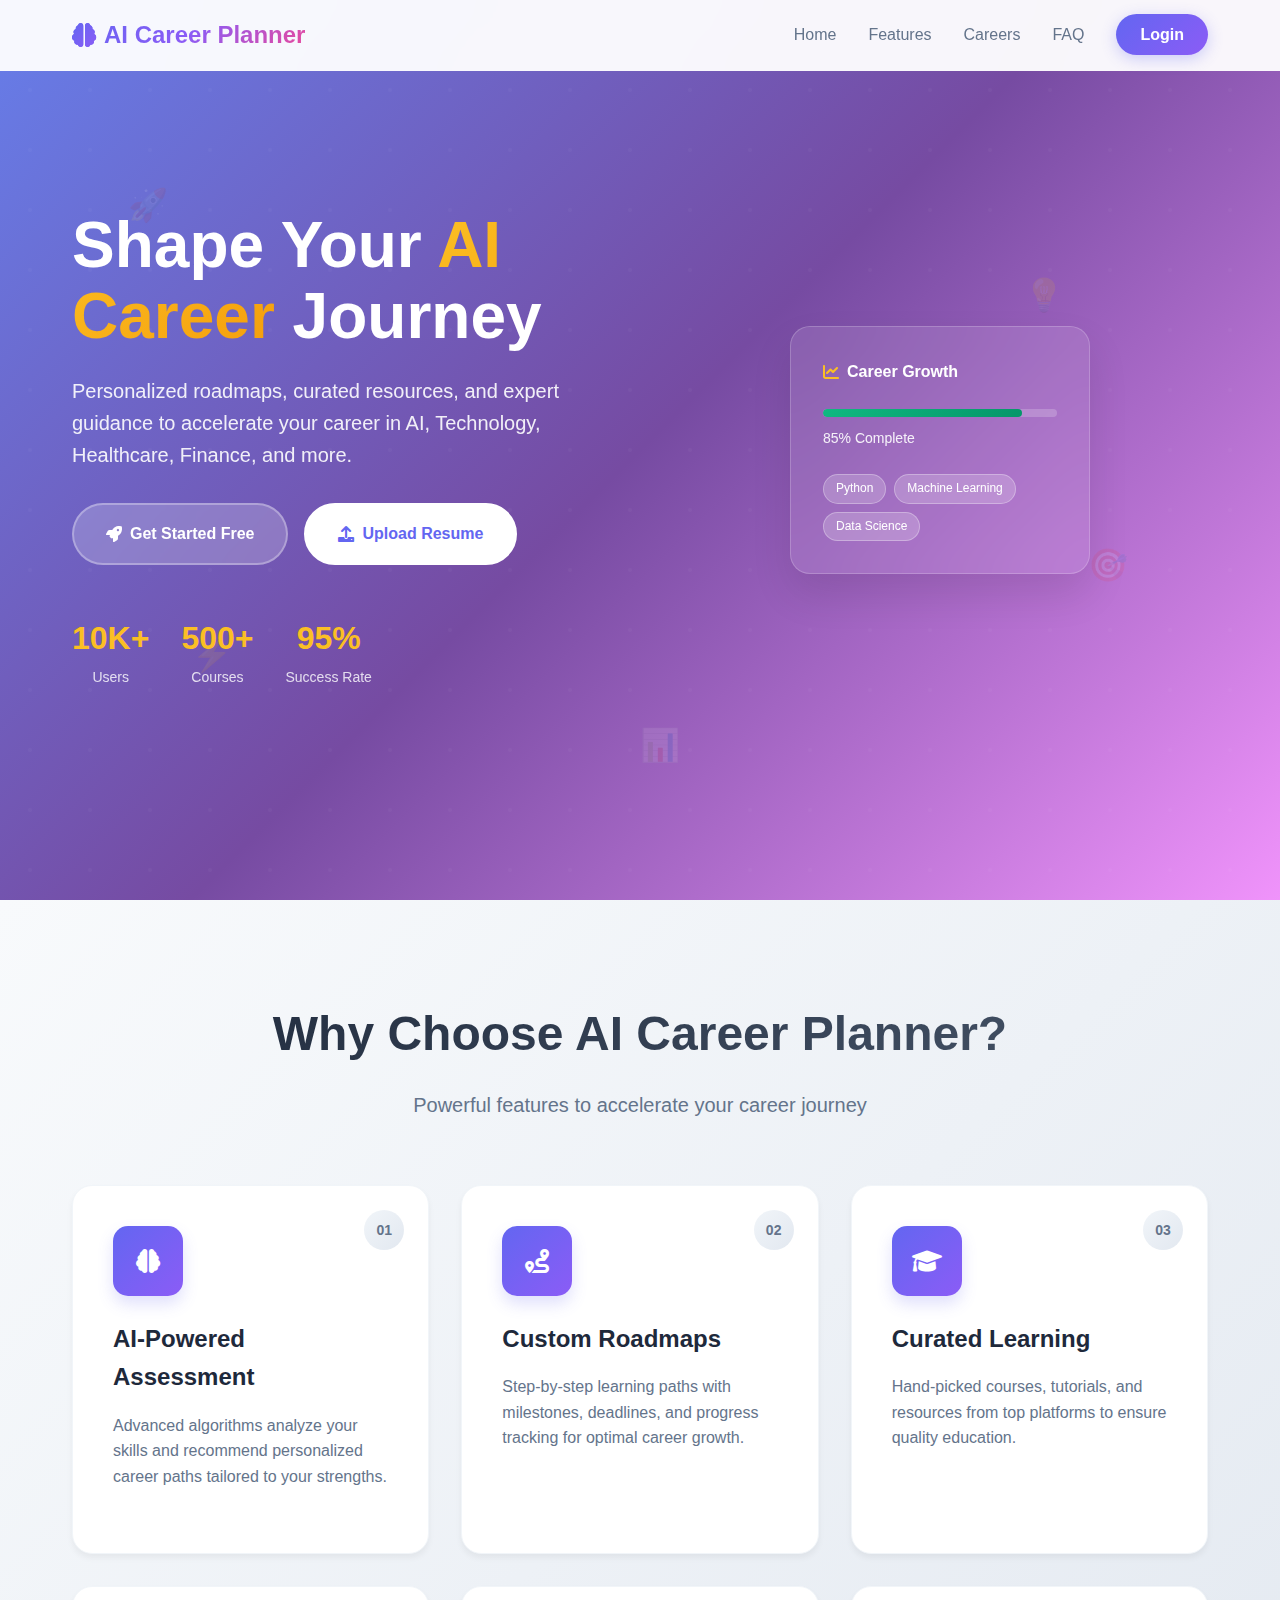
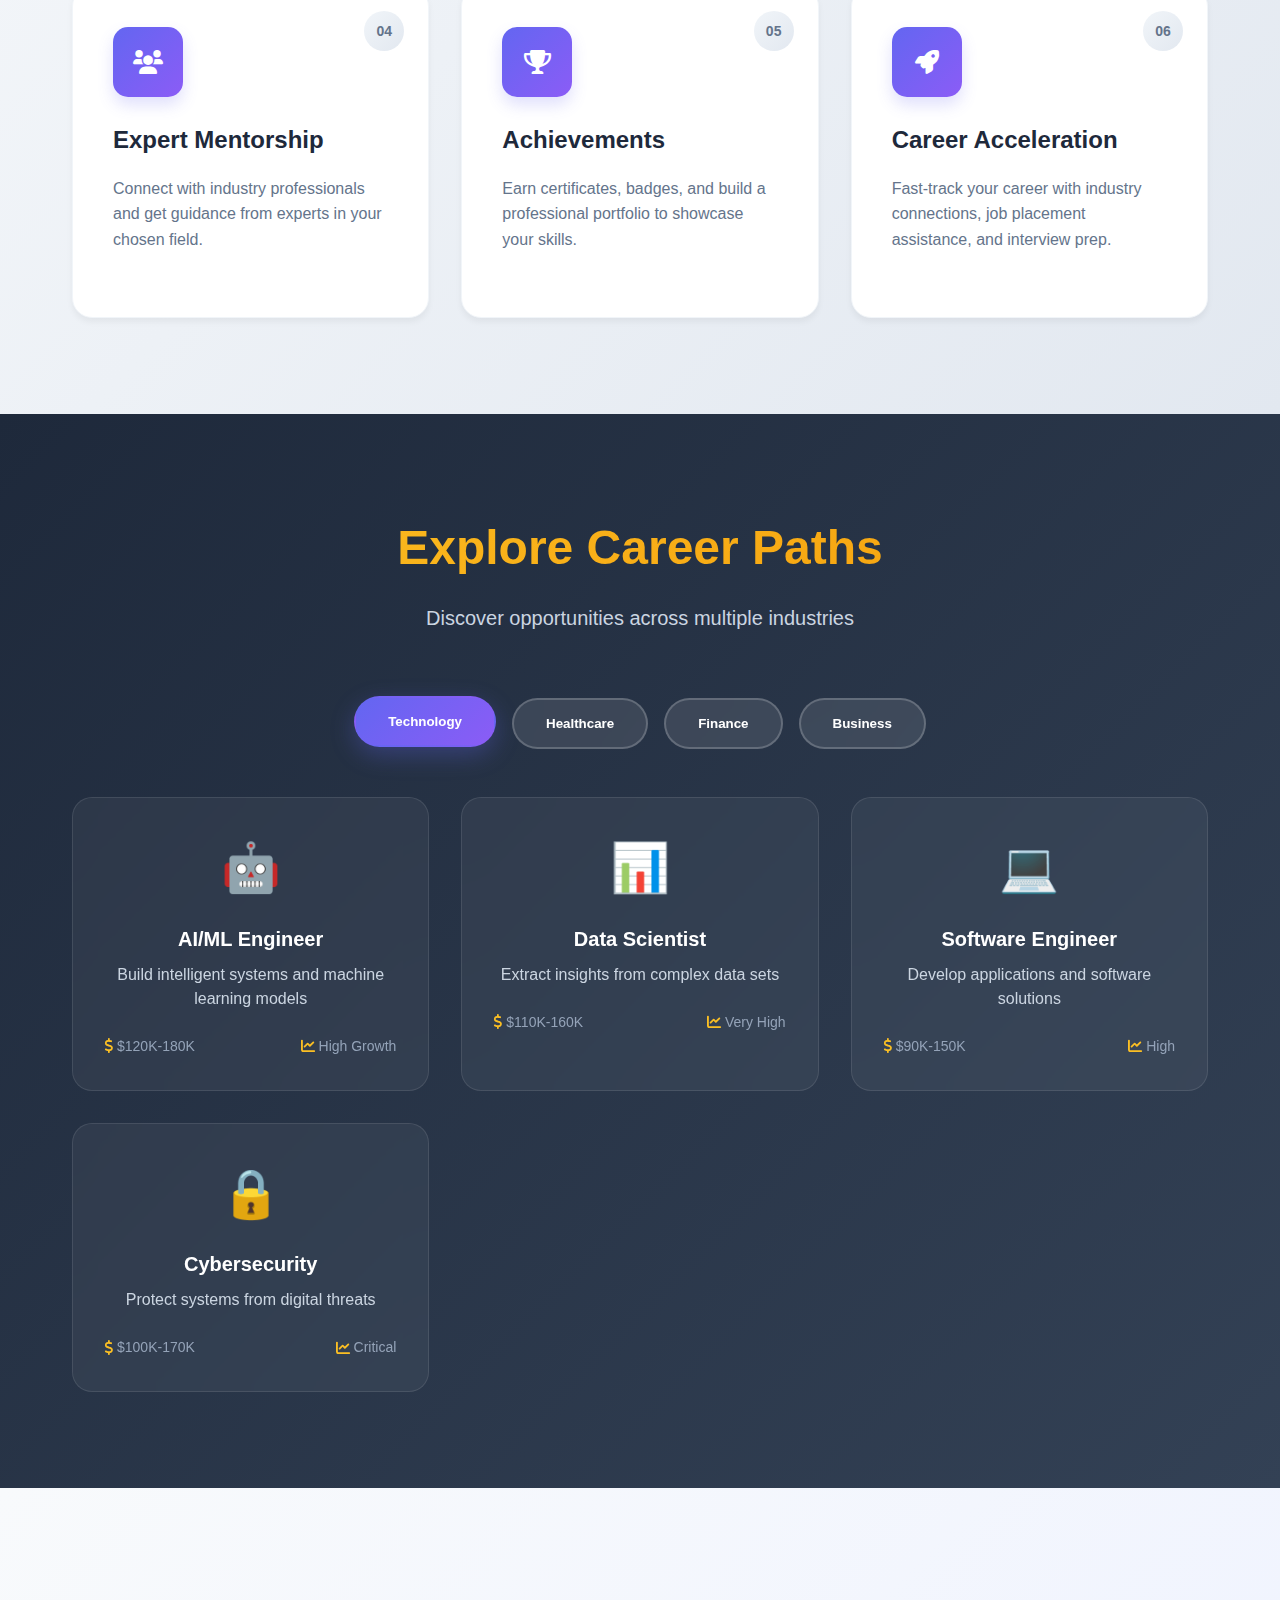
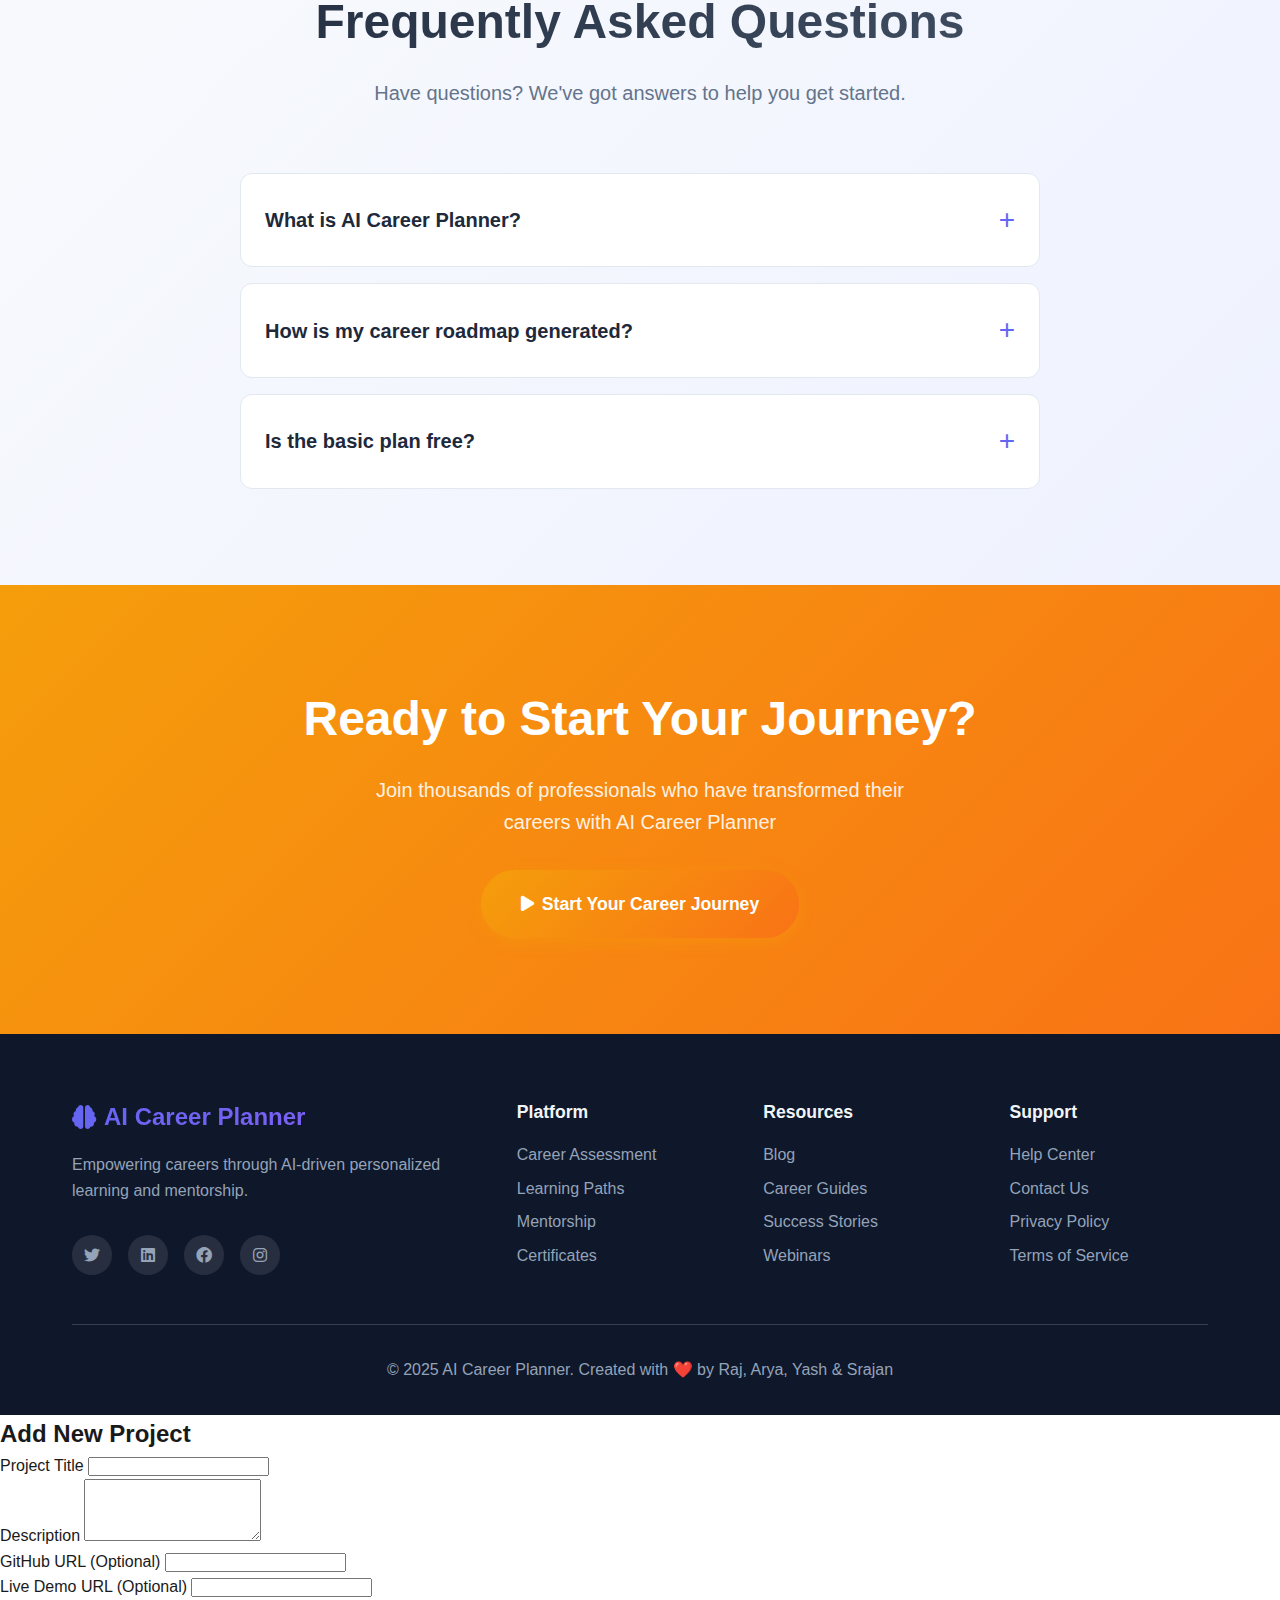
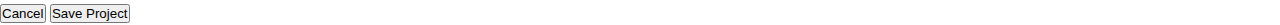
<file: index.html>
<!DOCTYPE html>
<html lang="en">

<head>
    <meta charset="UTF-8">
    <meta name="viewport" content="width=device-width, initial-scale=1.0">
    <title>AI Career Planner - Shape Your Future</title>
    <link rel="icon"
        href="data:image/svg+xml,<svg xmlns=%22http://www.w3.org/2000/svg%22 viewBox=%220 0 100 100%22><text y=%22.9em%22 font-size=%2290%22>🧠</text></svg>">
    <link rel="stylesheet" href="landing.css">
    <link href="https://cdnjs.cloudflare.com/ajax/libs/font-awesome/6.0.0/css/all.min.css" rel="stylesheet">
</head>

<body>
    <nav class="navbar">
        <div class="nav-container">
            <div class="logo">
                <i class="fas fa-brain"></i>
                <span>AI Career Planner</span>
            </div>
            <ul class="nav-links">
                <li><a href="#home">Home</a></li>
                <li><a href="#features">Features</a></li>
                <li><a href="#careers">Careers</a></li>
                <li><a href="#faq">FAQ</a></li>
                <li><a href="login.html" class="login-btn">Login</a></li>
            </ul>
            <div class="hamburger">
                <span></span>
                <span></span>
                <span></span>
            </div>
        </div>
    </nav>

    <section id="home" class="hero">
        <div class="hero-background">
            <div class="floating-elements">
                <div class="floating-icon" style="--delay: 0s; --x: 10%; --y: 20%;">🚀</div>
                <div class="floating-icon" style="--delay: 2s; --x: 80%; --y: 30%;">💡</div>
                <div class="floating-icon" style="--delay: 4s; --x: 15%; --y: 70%;">⚡</div>
                <div class="floating-icon" style="--delay: 6s; --x: 85%; --y: 60%;">🎯</div>
                <div class="floating-icon" style="--delay: 8s; --x: 50%; --y: 80%;">📊</div>
            </div>
        </div>
        <div class="hero-content">
            <div class="hero-text">
                <h1 class="hero-title">
                    Shape Your <span class="gradient-text">AI Career</span> Journey
                </h1>
                <p class="hero-subtitle">
                    Personalized roadmaps, curated resources, and expert guidance to accelerate your career in AI,
                    Technology, Healthcare, Finance, and more.
                </p>
                <div class="hero-buttons">
                    <a href="login.html" class="btn btn-primary">
                        <i class="fas fa-rocket"></i>
                        Get Started Free
                    </a>
                    <button class="btn btn-secondary" onclick="uploadResume()">
                        <i class="fas fa-upload"></i>
                        Upload Resume
                    </button>
                </div>
                <div class="hero-stats">
                    <div class="stat">
                        <span class="stat-number">10K+</span>
                        <span class="stat-label">Users</span>
                    </div>
                    <div class="stat">
                        <span class="stat-number">500+</span>
                        <span class="stat-label">Courses</span>
                    </div>
                    <div class="stat">
                        <span class="stat-number">95%</span>
                        <span class="stat-label">Success Rate</span>
                    </div>
                </div>
            </div>
            <div class="hero-visual">
                <div class="hero-card">
                    <div class="card-header">
                        <i class="fas fa-chart-line"></i>
                        <span>Career Growth</span>
                    </div>
                    <div class="progress-demo">
                        <div class="progress-bar">
                            <div class="progress-fill" style="width: 85%"></div>
                        </div>
                        <span>85% Complete</span>
                    </div>
                    <div class="skills-tags">
                        <span class="tag">Python</span>
                        <span class="tag">Machine Learning</span>
                        <span class="tag">Data Science</span>
                    </div>
                </div>
            </div>
        </div>
    </section>

    <section id="features" class="features">
        <div class="container">
            <div class="section-header">
                <h2 class="section-title">Why Choose AI Career Planner?</h2>
                <p class="section-subtitle">Powerful features to accelerate your career journey</p>
            </div>
            <div class="features-grid">
                <div class="feature-card">
                    <div class="feature-icon"><i class="fas fa-brain"></i></div>
                    <h3>AI-Powered Assessment</h3>
                    <p>Advanced algorithms analyze your skills and recommend personalized career paths tailored to your
                        strengths.</p>
                    <div class="feature-number">01</div>
                </div>
                <div class="feature-card">
                    <div class="feature-icon"><i class="fas fa-route"></i></div>
                    <h3>Custom Roadmaps</h3>
                    <p>Step-by-step learning paths with milestones, deadlines, and progress tracking for optimal career
                        growth.</p>
                    <div class="feature-number">02</div>
                </div>
                <div class="feature-card">
                    <div class="feature-icon"><i class="fas fa-graduation-cap"></i></div>
                    <h3>Curated Learning</h3>
                    <p>Hand-picked courses, tutorials, and resources from top platforms to ensure quality education.</p>
                    <div class="feature-number">03</div>
                </div>
                <div class="feature-card">
                    <div class="feature-icon"><i class="fas fa-users"></i></div>
                    <h3>Expert Mentorship</h3>
                    <p>Connect with industry professionals and get guidance from experts in your chosen field.</p>
                    <div class="feature-number">04</div>
                </div>
                <div class="feature-card">
                    <div class="feature-icon"><i class="fas fa-trophy"></i></div>
                    <h3>Achievements</h3>
                    <p>Earn certificates, badges, and build a professional portfolio to showcase your skills.</p>
                    <div class="feature-number">05</div>
                </div>
                <div class="feature-card">
                    <div class="feature-icon"><i class="fas fa-rocket"></i></div>
                    <h3>Career Acceleration</h3>
                    <p>Fast-track your career with industry connections, job placement assistance, and interview prep.
                    </p>
                    <div class="feature-number">06</div>
                </div>
            </div>
        </div>
    </section>

    <section id="careers" class="careers">
        <div class="container">
            <div class="section-header">
                <h2 class="section-title">Explore Career Paths</h2>
                <p class="section-subtitle">Discover opportunities across multiple industries</p>
            </div>
            <div class="careers-tabs">
                <button class="tab-btn active" onclick="showCareerCategory('technology', this)">Technology</button>
                <button class="tab-btn" onclick="showCareerCategory('healthcare', this)">Healthcare</button>
                <button class="tab-btn" onclick="showCareerCategory('finance', this)">Finance</button>
                <button class="tab-btn" onclick="showCareerCategory('business', this)">Business</button>
            </div>
            <div class="careers-content">
                <div id="technology" class="career-category active">
                    <div class="careers-grid">
                        <div class="career-card">
                            <div class="career-icon">🤖</div>
                            <h3>AI/ML Engineer</h3>
                            <p>Build intelligent systems and machine learning models</p>
                            <div class="career-stats"><span><i class="fas fa-dollar-sign"></i> $120K-180K</span><span><i
                                        class="fas fa-chart-line"></i> High Growth</span></div>
                        </div>
                        <div class="career-card">
                            <div class="career-icon">📊</div>
                            <h3>Data Scientist</h3>
                            <p>Extract insights from complex data sets</p>
                            <div class="career-stats"><span><i class="fas fa-dollar-sign"></i> $110K-160K</span><span><i
                                        class="fas fa-chart-line"></i> Very High</span></div>
                        </div>
                        <div class="career-card">
                            <div class="career-icon">💻</div>
                            <h3>Software Engineer</h3>
                            <p>Develop applications and software solutions</p>
                            <div class="career-stats"><span><i class="fas fa-dollar-sign"></i> $90K-150K</span><span><i
                                        class="fas fa-chart-line"></i> High</span></div>
                        </div>
                        <div class="career-card">
                            <div class="career-icon">🔒</div>
                            <h3>Cybersecurity</h3>
                            <p>Protect systems from digital threats</p>
                            <div class="career-stats"><span><i class="fas fa-dollar-sign"></i> $100K-170K</span><span><i
                                        class="fas fa-chart-line"></i> Critical</span></div>
                        </div>
                    </div>
                </div>
                <div id="healthcare" class="career-category">
                    <div class="careers-grid">
                        <div class="career-card">
                            <div class="career-icon">🏥</div>
                            <h3>Healthcare Administrator</h3>
                            <p>Manage healthcare facilities and operations</p>
                            <div class="career-stats"><span><i class="fas fa-dollar-sign"></i> $80K-130K</span><span><i
                                        class="fas fa-chart-line"></i> Growing</span></div>
                        </div>
                        <div class="career-card">
                            <div class="career-icon">💊</div>
                            <h3>Medical Research</h3>
                            <p>Conduct research to advance medical knowledge</p>
                            <div class="career-stats"><span><i class="fas fa-dollar-sign"></i> $85K-140K</span><span><i
                                        class="fas fa-chart-line"></i> Stable</span></div>
                        </div>
                        <div class="career-card">
                            <div class="career-icon">🧬</div>
                            <h3>Biotechnology</h3>
                            <p>Apply technology to biological systems</p>
                            <div class="career-stats"><span><i class="fas fa-dollar-sign"></i> $90K-150K</span><span><i
                                        class="fas fa-chart-line"></i> High Growth</span></div>
                        </div>
                        <div class="career-card">
                            <div class="career-icon">🔬</div>
                            <h3>Clinical Research</h3>
                            <p>Design and conduct clinical trials</p>
                            <div class="career-stats"><span><i class="fas fa-dollar-sign"></i> $75K-120K</span><span><i
                                        class="fas fa-chart-line"></i> Growing</span></div>
                        </div>
                    </div>
                </div>
                <div id="finance" class="career-category">
                    <div class="careers-grid">
                        <div class="career-card">
                            <div class="career-icon">📈</div>
                            <h3>Financial Analyst</h3>
                            <p>Analyze financial data and market trends</p>
                            <div class="career-stats"><span><i class="fas fa-dollar-sign"></i> $70K-120K</span><span><i
                                        class="fas fa-chart-line"></i> Stable</span></div>
                        </div>
                        <div class="career-card">
                            <div class="career-icon">💰</div>
                            <h3>Investment Banking</h3>
                            <p>Provide financial services to corporations</p>
                            <div class="career-stats"><span><i class="fas fa-dollar-sign"></i> $150K-300K</span><span><i
                                        class="fas fa-chart-line"></i> High Reward</span></div>
                        </div>
                        <div class="career-card">
                            <div class="career-icon">🧮</div>
                            <h3>Chartered Accountant</h3>
                            <p>Provide accounting and financial expertise</p>
                            <div class="career-stats"><span><i class="fas fa-dollar-sign"></i> $60K-100K</span><span><i
                                        class="fas fa-chart-line"></i> Stable</span></div>
                        </div>
                        <div class="career-card">
                            <div class="career-icon">⚖️</div>
                            <h3>Risk Management</h3>
                            <p>Identify and mitigate financial risks</p>
                            <div class="career-stats"><span><i class="fas fa-dollar-sign"></i> $90K-140K</span><span><i
                                        class="fas fa-chart-line"></i> Growing</span></div>
                        </div>
                    </div>
                </div>
                <div id="business" class="career-category">
                    <div class="careers-grid">
                        <div class="career-card">
                            <div class="career-icon">🏨</div>
                            <h3>Hotel Management</h3>
                            <p>Oversee hotel operations and guest services</p>
                            <div class="career-stats"><span><i class="fas fa-dollar-sign"></i> $50K-90K</span><span><i
                                        class="fas fa-chart-line"></i> Recovering</span></div>
                        </div>
                        <div class="career-card">
                            <div class="career-icon">📊</div>
                            <h3>Business Analytics</h3>
                            <p>Use data to drive business decisions</p>
                            <div class="career-stats"><span><i class="fas fa-dollar-sign"></i> $80K-130K</span><span><i
                                        class="fas fa-chart-line"></i> High Growth</span></div>
                        </div>
                        <div class="career-card">
                            <div class="career-icon">🚀</div>
                            <h3>Product Management</h3>
                            <p>Guide product development and strategy</p>
                            <div class="career-stats"><span><i class="fas fa-dollar-sign"></i> $100K-180K</span><span><i
                                        class="fas fa-chart-line"></i> High Demand</span></div>
                        </div>
                        <div class="career-card">
                            <div class="career-icon">📢</div>
                            <h3>Digital Marketing</h3>
                            <p>Drive online marketing and brand growth</p>
                            <div class="career-stats"><span><i class="fas fa-dollar-sign"></i> $55K-95K</span><span><i
                                        class="fas fa-chart-line"></i> Growing</span></div>
                        </div>
                    </div>
                </div>
            </div>
        </div>
    </section>

    <section id="faq" class="faq">
        <div class="container">
            <div class="section-header">
                <h2 class="section-title">Frequently Asked Questions</h2>
                <p class="section-subtitle">Have questions? We've got answers to help you get started.</p>
            </div>
            <div class="faq-accordion">
                <details>
                    <summary>What is AI Career Planner?</summary>
                    <p>AI Career Planner is a platform that uses artificial intelligence to analyze your skills and
                        career goals. It then generates a personalized, step-by-step learning roadmap with curated
                        resources to help you succeed in your chosen field.</p>
                </details>
                <details>
                    <summary>How is my career roadmap generated?</summary>
                    <p>After you sign up and provide details about your current skills, experience level, and career
                        aspirations, our AI model identifies skill gaps and recommends a path of specific courses,
                        projects, and milestones to help you progress efficiently.</p>
                </details>
                <details>
                    <summary>Is the basic plan free?</summary>
                    <p>Yes! Creating an account and generating your initial AI-powered career roadmap is completely
                        free. We offer optional premium features like one-on-one mentorship and advanced course
                        integrations for users who wish to upgrade.</p>
                </details>
            </div>
        </div>
    </section>

    <section class="cta">
        <div class="container">
            <div class="cta-content">
                <h2>Ready to Start Your Journey?</h2>
                <p>Join thousands of professionals who have transformed their careers with AI Career Planner</p>
                <a href="login.html" class="btn btn-cta">
                    <i class="fas fa-play"></i>
                    Start Your Career Journey
                </a>
            </div>
        </div>
    </section>

    <footer class="footer">
        <div class="container">
            <div class="footer-content">
                <div class="footer-section">
                    <div class="footer-logo"><i class="fas fa-brain"></i><span>AI Career Planner</span></div>
                    <p>Empowering careers through AI-driven personalized learning and mentorship.</p>
                    <div class="social-links">
                        <a href="#"><i class="fab fa-twitter"></i></a>
                        <a href="#"><i class="fab fa-linkedin"></i></a>
                        <a href="#"><i class="fab fa-facebook"></i></a>
                        <a href="#"><i class="fab fa-instagram"></i></a>
                    </div>
                </div>
                <div class="footer-section">
                    <h4>Platform</h4>
                    <ul>
                        <li><a href="#">Career Assessment</a></li>
                        <li><a href="#">Learning Paths</a></li>
                        <li><a href="#">Mentorship</a></li>
                        <li><a href="#">Certificates</a></li>
                    </ul>
                </div>
                <div class="footer-section">
                    <h4>Resources</h4>
                    <ul>
                        <li><a href="#">Blog</a></li>
                        <li><a href="#">Career Guides</a></li>
                        <li><a href="#">Success Stories</a></li>
                        <li><a href="#">Webinars</a></li>
                    </ul>
                </div>
                <div class="footer-section">
                    <h4>Support</h4>
                    <ul>
                        <li><a href="#">Help Center</a></li>
                        <li><a href="#">Contact Us</a></li>
                        <li><a href="#">Privacy Policy</a></li>
                        <li><a href="#">Terms of Service</a></li>
                    </ul>
                </div>
            </div>
            <div class="footer-bottom">
                <p>&copy; 2025 AI Career Planner. Created with ❤️ by Raj, Arya, Yash & Srajan</p>
            </div>
        </div>
    </footer>

    <div id="project-modal-overlay">
        <div id="project-modal">
            <h2>Add New Project</h2>

            <form id="project-form">

                <div class="form-group">
                    <label for="project-title">Project Title</label>
                    <input type="text" id="project-title" name="title" required>
                </div>

                <div class="form-group">
                    <label for="project-description">Description</label>
                    <textarea id="project-description" name="description" rows="4" required></textarea>
                </div>

                <div class="form-group">
                    <label for="project-github">GitHub URL (Optional)</label>
                    <input type="url" id="project-github" name="github_url">
                </div>

                <div class="form-group">
                    <label for="project-demo">Live Demo URL (Optional)</label>
                    <input type="url" id="project-demo" name="live_demo_url">
                </div>

                <div class="form-buttons">
                    <button type="button" id="cancel-btn">Cancel</button>
                    <button type="submit" id="save-btn">Save Project</button>
                </div>

            </form>
        </div>
    </div>

    <script src="landing.js"></script>

    <script>
        (function () { if (!window.chatbase || window.chatbase("getState") !== "initialized") { window.chatbase = (...arguments) => { if (!window.chatbase.q) { window.chatbase.q = [] } window.chatbase.q.push(arguments) }; window.chatbase = new Proxy(window.chatbase, { get(target, prop) { if (prop === "q") { return target.q } return (...args) => target(prop, ...args) } }) } const onLoad = function () { const script = document.createElement("script"); script.src = "https://www.chatbase.co/embed.min.js"; script.id = "v5GaGbPXMqyBZmUn2gCz5"; script.domain = "www.chatbase.co"; document.body.appendChild(script) }; if (document.readyState === "complete") { onLoad() } else { window.addEventListener("load", onLoad) } })();
    </script>
</body>

</html>
</file>
<file: landing.css>
/* Modern CSS Reset */
* {
    margin: 0;
    padding: 0;
    box-sizing: border-box;
}

body {
    font-family: 'Inter', -apple-system, BlinkMacSystemFont, 'Segoe UI', Roboto, sans-serif;
    line-height: 1.6;
    color: #1a1a1a;
    overflow-x: hidden;
}

html {
    scroll-behavior: smooth;
}

.container {
    max-width: 1200px;
    margin: 0 auto;
    padding: 0 2rem;
}

/* Navigation */
.navbar {
    position: fixed;
    top: 0;
    width: 100%;
    background: rgba(255, 255, 255, 0.95);
    backdrop-filter: blur(20px);
    z-index: 1000;
    padding: 1rem 0;
    border-bottom: 1px solid rgba(255, 255, 255, 0.1);
    transition: all 0.3s ease;
}

.nav-container {
    max-width: 1200px;
    margin: 0 auto;
    padding: 0 2rem;
    display: flex;
    justify-content: space-between;
    align-items: center;
}

.logo {
    display: flex;
    align-items: center;
    gap: 0.5rem;
    font-size: 1.5rem;
    font-weight: 700;
    background: linear-gradient(135deg, #6366f1, #8b5cf6, #ec4899);
    -webkit-background-clip: text;
    -webkit-text-fill-color: transparent;
    background-clip: text;
}

.logo i {
    background: linear-gradient(135deg, #6366f1, #8b5cf6);
    -webkit-background-clip: text;
    -webkit-text-fill-color: transparent;
    background-clip: text;
}

.nav-links {
    display: flex;
    list-style: none;
    gap: 2rem;
    align-items: center;
}

.nav-links a {
    text-decoration: none;
    color: #64748b;
    font-weight: 500;
    transition: all 0.3s ease;
    position: relative;
}

.nav-links a:hover {
    color: #6366f1;
}

.nav-links a::after {
    content: '';
    position: absolute;
    width: 0;
    height: 2px;
    bottom: -5px;
    left: 0;
    background: linear-gradient(135deg, #6366f1, #8b5cf6);
    transition: width 0.3s ease;
}

.nav-links a:hover::after {
    width: 100%;
}

.login-btn {
    background: linear-gradient(135deg, #6366f1, #8b5cf6) !important;
    color: white !important;
    padding: 0.75rem 1.5rem !important;
    border-radius: 50px !important;
    font-weight: 600 !important;
    transition: all 0.3s ease !important;
    box-shadow: 0 4px 15px rgba(99, 102, 241, 0.3);
}

.login-btn:hover {
    transform: translateY(-2px) !important;
    box-shadow: 0 8px 25px rgba(99, 102, 241, 0.4) !important;
}

.login-btn::after {
    display: none !important;
}

.hamburger {
    display: none;
    flex-direction: column;
    cursor: pointer;
    gap: 4px;
}

.hamburger span {
    width: 25px;
    height: 3px;
    background: #64748b;
    border-radius: 2px;
    transition: 0.3s ease;
}

/* Hero Section */
.hero {
    min-height: 100vh;
    display: flex;
    align-items: center;
    position: relative;
    background: linear-gradient(135deg, #667eea 0%, #764ba2 50%, #f093fb 100%);
    overflow: hidden;
}

.hero-background {
    position: absolute;
    top: 0;
    left: 0;
    width: 100%;
    height: 100%;
    background: url("data:image/svg+xml,%3Csvg width='60' height='60' viewBox='0 0 60 60' xmlns='http://www.w3.org/2000/svg'%3E%3Cg fill='none' fill-rule='evenodd'%3E%3Cg fill='%23ffffff' fill-opacity='0.03'%3E%3Ccircle cx='30' cy='30' r='2'/%3E%3C/g%3E%3C/g%3E%3C/svg%3E");
}

.floating-elements {
    position: absolute;
    width: 100%;
    height: 100%;
}

.floating-icon {
    position: absolute;
    font-size: 2rem;
    opacity: 0.1;
    animation: float 6s ease-in-out infinite;
    animation-delay: var(--delay);
    left: var(--x);
    top: var(--y);
}

@keyframes float {

    0%,
    100% {
        transform: translateY(0px) rotate(0deg);
    }

    50% {
        transform: translateY(-20px) rotate(5deg);
    }
}

.hero-content {
    display: grid;
    grid-template-columns: 1fr 1fr;
    gap: 4rem;
    align-items: center;
    max-width: 1200px;
    margin: 0 auto;
    padding: 0 2rem;
    position: relative;
    z-index: 1;
}

.hero-text {
    color: white;
}

.hero-title {
    font-size: 4rem;
    font-weight: 800;
    line-height: 1.1;
    margin-bottom: 1.5rem;
    animation: slideInUp 1s ease-out;
}

.gradient-text {
    background: linear-gradient(135deg, #fbbf24, #f59e0b);
    -webkit-background-clip: text;
    -webkit-text-fill-color: transparent;
    background-clip: text;
}

.hero-subtitle {
    font-size: 1.25rem;
    opacity: 0.9;
    margin-bottom: 2rem;
    line-height: 1.6;
    animation: slideInUp 1s ease-out 0.2s both;
}

.hero-buttons {
    display: flex;
    gap: 1rem;
    margin-bottom: 3rem;
    animation: slideInUp 1s ease-out 0.4s both;
}

.btn {
    padding: 1rem 2rem;
    border-radius: 50px;
    font-weight: 600;
    text-decoration: none;
    display: inline-flex;
    align-items: center;
    gap: 0.5rem;
    transition: all 0.3s ease;
    cursor: pointer;
    border: none;
    font-size: 1rem;
}

.btn-primary {
    background: rgba(255, 255, 255, 0.2);
    color: white;
    border: 2px solid rgba(255, 255, 255, 0.3);
    backdrop-filter: blur(10px);
}

.btn-primary:hover {
    background: rgba(255, 255, 255, 0.3);
    border-color: rgba(255, 255, 255, 0.5);
    transform: translateY(-2px);
    box-shadow: 0 10px 30px rgba(0, 0, 0, 0.2);
}

.btn-secondary {
    background: white;
    color: #6366f1;
    border: 2px solid white;
}

.btn-secondary:hover {
    background: #f8fafc;
    transform: translateY(-2px);
    box-shadow: 0 10px 30px rgba(0, 0, 0, 0.1);
}

.btn-cta {
    background: linear-gradient(135deg, #f59e0b, #f97316);
    color: white;
    font-size: 1.1rem;
    padding: 1.25rem 2.5rem;
    box-shadow: 0 4px 15px rgba(245, 158, 11, 0.4);
}

.btn-cta:hover {
    transform: translateY(-3px);
    box-shadow: 0 8px 25px rgba(245, 158, 11, 0.6);
}

.hero-stats {
    display: flex;
    gap: 2rem;
    animation: slideInUp 1s ease-out 0.6s both;
}

.stat {
    text-align: center;
}

.stat-number {
    display: block;
    font-size: 2rem;
    font-weight: 700;
    color: #fbbf24;
}

.stat-label {
    font-size: 0.875rem;
    opacity: 0.8;
}

.hero-visual {
    display: flex;
    justify-content: center;
    animation: slideInRight 1s ease-out 0.8s both;
}

.hero-card {
    background: rgba(255, 255, 255, 0.1);
    backdrop-filter: blur(20px);
    border-radius: 20px;
    padding: 2rem;
    border: 1px solid rgba(255, 255, 255, 0.2);
    box-shadow: 0 20px 40px rgba(0, 0, 0, 0.1);
    width: 300px;
}

.card-header {
    display: flex;
    align-items: center;
    gap: 0.5rem;
    margin-bottom: 1.5rem;
    color: white;
    font-weight: 600;
}

.card-header i {
    color: #fbbf24;
}

.progress-demo {
    margin-bottom: 1.5rem;
}

.progress-bar {
    background: rgba(255, 255, 255, 0.2);
    border-radius: 10px;
    height: 8px;
    margin-bottom: 0.5rem;
    overflow: hidden;
}

.progress-fill {
    background: linear-gradient(135deg, #10b981, #059669);
    height: 100%;
    border-radius: 10px;
    animation: progressFill 2s ease-out 1.5s both;
}

@keyframes progressFill {
    from {
        width: 0;
    }

    to {
        width: 85%;
    }
}

.progress-demo span {
    color: white;
    font-size: 0.875rem;
    opacity: 0.9;
}

.skills-tags {
    display: flex;
    gap: 0.5rem;
    flex-wrap: wrap;
}

.tag {
    background: rgba(255, 255, 255, 0.2);
    color: white;
    padding: 0.25rem 0.75rem;
    border-radius: 15px;
    font-size: 0.75rem;
    border: 1px solid rgba(255, 255, 255, 0.3);
}

@keyframes slideInUp {
    from {
        opacity: 0;
        transform: translateY(30px);
    }

    to {
        opacity: 1;
        transform: translateY(0);
    }
}

@keyframes slideInRight {
    from {
        opacity: 0;
        transform: translateX(30px);
    }

    to {
        opacity: 1;
        transform: translateX(0);
    }
}

/* Features Section */
.features {
    padding: 6rem 0;
    background: linear-gradient(135deg, #f8fafc 0%, #e2e8f0 100%);
}

.section-header {
    text-align: center;
    margin-bottom: 4rem;
}

.section-title {
    font-size: 3rem;
    font-weight: 800;
    margin-bottom: 1rem;
    background: linear-gradient(135deg, #1e293b, #475569);
    -webkit-background-clip: text;
    -webkit-text-fill-color: transparent;
    background-clip: text;
}

.section-subtitle {
    font-size: 1.25rem;
    color: #64748b;
    max-width: 600px;
    margin: 0 auto;
}

.features-grid {
    display: grid;
    grid-template-columns: repeat(auto-fit, minmax(350px, 1fr));
    gap: 2rem;
}

.feature-card {
    background: white;
    padding: 2.5rem;
    border-radius: 20px;
    box-shadow: 0 4px 6px rgba(0, 0, 0, 0.05);
    border: 1px solid #f1f5f9;
    transition: all 0.3s ease;
    position: relative;
    overflow: hidden;
}

.feature-card:hover {
    transform: translateY(-5px);
    box-shadow: 0 20px 40px rgba(99, 102, 241, 0.1);
    border-color: #e2e8f0;
}

.feature-card::before {
    content: '';
    position: absolute;
    top: 0;
    left: 0;
    width: 100%;
    height: 4px;
    background: linear-gradient(135deg, #6366f1, #8b5cf6);
    transform: scaleX(0);
    transition: transform 0.3s ease;
}

.feature-card:hover::before {
    transform: scaleX(1);
}

.feature-icon {
    width: 70px;
    height: 70px;
    background: linear-gradient(135deg, #6366f1, #8b5cf6);
    border-radius: 15px;
    display: flex;
    align-items: center;
    justify-content: center;
    margin-bottom: 1.5rem;
    font-size: 1.5rem;
    color: white;
    box-shadow: 0 8px 16px rgba(99, 102, 241, 0.2);
}

.feature-card h3 {
    font-size: 1.5rem;
    font-weight: 700;
    margin-bottom: 1rem;
    color: #1e293b;
}

.feature-card p {
    color: #64748b;
    line-height: 1.6;
    margin-bottom: 1.5rem;
}

.feature-number {
    position: absolute;
    top: 1.5rem;
    right: 1.5rem;
    width: 40px;
    height: 40px;
    background: linear-gradient(135deg, #f1f5f9, #e2e8f0);
    border-radius: 50%;
    display: flex;
    align-items: center;
    justify-content: center;
    font-weight: 700;
    color: #64748b;
    font-size: 0.875rem;
}

/* Careers Section */
.careers {
    padding: 6rem 0;
    background: linear-gradient(135deg, #1e293b 0%, #334155 100%);
    color: white;
}

.careers .section-title {
    color: white;
    background: linear-gradient(135deg, #fbbf24, #f59e0b);
    -webkit-background-clip: text;
    -webkit-text-fill-color: transparent;
    background-clip: text;
}

.careers .section-subtitle {
    color: #cbd5e1;
}

.careers-tabs {
    display: flex;
    justify-content: center;
    gap: 1rem;
    margin-bottom: 3rem;
    flex-wrap: wrap;
}

.tab-btn {
    background: rgba(255, 255, 255, 0.1);
    color: white;
    border: 2px solid rgba(255, 255, 255, 0.2);
    padding: 1rem 2rem;
    border-radius: 50px;
    cursor: pointer;
    font-weight: 600;
    transition: all 0.3s ease;
    backdrop-filter: blur(10px);
}

.tab-btn.active,
.tab-btn:hover {
    background: linear-gradient(135deg, #6366f1, #8b5cf6);
    border-color: transparent;
    transform: translateY(-2px);
    box-shadow: 0 8px 25px rgba(99, 102, 241, 0.3);
}

.career-category {
    display: none;
}

.career-category.active {
    display: block;
    animation: fadeIn 0.5s ease-out;
}

@keyframes fadeIn {
    from {
        opacity: 0;
        transform: translateY(20px);
    }

    to {
        opacity: 1;
        transform: translateY(0);
    }
}

.careers-grid {
    display: grid;
    grid-template-columns: repeat(auto-fit, minmax(280px, 1fr));
    gap: 2rem;
}

.career-card {
    background: rgba(255, 255, 255, 0.05);
    backdrop-filter: blur(10px);
    border: 1px solid rgba(255, 255, 255, 0.1);
    border-radius: 20px;
    padding: 2rem;
    text-align: center;
    transition: all 0.3s ease;
}

.career-card:hover {
    transform: translateY(-5px);
    background: rgba(255, 255, 255, 0.1);
    border-color: rgba(255, 255, 255, 0.2);
    box-shadow: 0 20px 40px rgba(0, 0, 0, 0.2);
}

.career-icon {
    font-size: 3rem;
    margin-bottom: 1rem;
    display: block;
}

.career-card h3 {
    font-size: 1.25rem;
    font-weight: 700;
    margin-bottom: 0.5rem;
}

.career-card p {
    color: #cbd5e1;
    margin-bottom: 1.5rem;
    line-height: 1.5;
}

.career-stats {
    display: flex;
    justify-content: space-between;
    gap: 1rem;
    font-size: 0.875rem;
}

.career-stats span {
    display: flex;
    align-items: center;
    gap: 0.25rem;
    color: #94a3b8;
}

.career-stats i {
    color: #fbbf24;
}

/* CTA Section */
.cta {
    padding: 6rem 0;
    background: linear-gradient(135deg, #f59e0b 0%, #f97316 100%);
    text-align: center;
}

.cta-content h2 {
    font-size: 3rem;
    font-weight: 800;
    color: white;
    margin-bottom: 1rem;
}

.cta-content p {
    font-size: 1.25rem;
    color: rgba(255, 255, 255, 0.9);
    margin-bottom: 2rem;
    max-width: 600px;
    margin-left: auto;
    margin-right: auto;
}

/* Footer */
.footer {
    background: #0f172a;
    color: white;
    padding: 4rem 0 2rem;
}

.footer-content {
    display: grid;
    grid-template-columns: 2fr 1fr 1fr 1fr;
    gap: 3rem;
    margin-bottom: 3rem;
}

.footer-logo {
    display: flex;
    align-items: center;
    gap: 0.5rem;
    font-size: 1.5rem;
    font-weight: 700;
    margin-bottom: 1rem;
    background: linear-gradient(135deg, #6366f1, #8b5cf6);
    -webkit-background-clip: text;
    -webkit-text-fill-color: transparent;
    background-clip: text;
}

.footer-section p {
    color: #94a3b8;
    line-height: 1.6;
    margin-bottom: 2rem;
}

.footer-section h4 {
    font-size: 1.1rem;
    font-weight: 600;
    margin-bottom: 1rem;
    color: #f1f5f9;
}

.footer-section ul {
    list-style: none;
}

.footer-section ul li {
    margin-bottom: 0.5rem;
}

.footer-section a {
    color: #94a3b8;
    text-decoration: none;
    transition: color 0.3s ease;
}

.footer-section a:hover {
    color: #6366f1;
}

.social-links {
    display: flex;
    gap: 1rem;
}

.social-links a {
    width: 40px;
    height: 40px;
    background: rgba(255, 255, 255, 0.1);
    border-radius: 50%;
    display: flex;
    align-items: center;
    justify-content: center;
    transition: all 0.3s ease;
}

.social-links a:hover {
    background: linear-gradient(135deg, #6366f1, #8b5cf6);
    transform: translateY(-2px);
}

.footer-bottom {
    text-align: center;
    padding-top: 2rem;
    border-top: 1px solid #334155;
    color: #94a3b8;
}

/* Mobile Responsive */
@media (max-width: 768px) {
    .nav-links {
        position: fixed;
        top: 80px;
        left: -100%;
        width: 100%;
        height: calc(100vh - 80px);
        background: white;
        flex-direction: column;
        justify-content: center;
        align-items: center;
        transition: left 0.3s ease;
        gap: 2rem;
    }

    .nav-links.active {
        left: 0;
    }

    .hamburger {
        display: flex;
    }

    .hamburger.active span:nth-child(1) {
        transform: rotate(-45deg) translate(-5px, 6px);
    }

    .hamburger.active span:nth-child(2) {
        opacity: 0;
    }

    .hamburger.active span:nth-child(3) {
        transform: rotate(45deg) translate(-5px, -6px);
    }

    .hero-content {
        grid-template-columns: 1fr;
        gap: 2rem;
        text-align: center;
    }

    .hero-title {
        font-size: 2.5rem;
    }

    .hero-buttons {
        flex-direction: column;
        align-items: center;
    }

    .btn {
        width: 100%;
        max-width: 280px;
        justify-content: center;
    }

    .hero-stats {
        justify-content: center;
    }

    .section-title {
        font-size: 2rem;
    }

    .features-grid {
        grid-template-columns: 1fr;
    }

    .careers-tabs {
        flex-direction: column;
        align-items: center;
    }

    .tab-btn {
        width: 200px;
    }

    .careers-grid {
        grid-template-columns: 1fr;
    }

    .footer-content {
        grid-template-columns: 1fr;
        text-align: center;
        gap: 2rem;
    }

    .cta-content h2 {
        font-size: 2rem;
    }
}

@media (max-width: 480px) {
    .container {
        padding: 0 1rem;
    }

    .nav-container {
        padding: 0 1rem;
    }

    .hero-title {
        font-size: 2rem;
    }

    .hero-subtitle {
        font-size: 1rem;
    }

    .hero-card {
        width: 280px;
        padding: 1.5rem;
    }

    .feature-card {
        padding: 2rem;
    }

    .career-card {
        padding: 1.5rem;
    }

    .career-stats {
        flex-direction: column;
        gap: 0.5rem;
        align-items: center;
    }
}

/* In landing.css, at the end of the file */

/* ------------------------- */
/* FAQ Section Styles        */
/* ------------------------- */
.faq {
    padding: 6rem 0;
    background: linear-gradient(135deg, #f8fafc 0%, #eef2ff 100%);
}

.faq-accordion {
    max-width: 800px;
    margin: 0 auto;
    display: flex;
    flex-direction: column;
    gap: 1rem;
}

.faq-accordion details {
    background: white;
    border-radius: 12px;
    border: 1px solid #e2e8f0;
    padding: 1.5rem;
    transition: box-shadow 0.3s ease;
}

.faq-accordion details[open] {
    box-shadow: 0 10px 15px -3px rgba(99, 102, 241, 0.1), 0 4px 6px -2px rgba(99, 102, 241, 0.05);
}

.faq-accordion summary {
    font-size: 1.25rem;
    font-weight: 600;
    color: #1e293b;
    cursor: pointer;
    list-style: none; /* Remove default triangle marker */
    display: flex;
    justify-content: space-between;
    align-items: center;
}

.faq-accordion summary::-webkit-details-marker {
    display: none; /* Hide marker for Chrome/Safari */
}

.faq-accordion summary::after {
    content: '+';
    font-size: 1.75rem;
    font-weight: 300;
    color: #6366f1;
    transition: transform 0.3s ease;
}

.faq-accordion details[open] summary::after {
    content: '−';
    transform: rotate(180deg);
}

.faq-accordion details[open] summary {
    color: #4f46e5;
}

.faq-accordion p {
    margin-top: 1rem;
    padding-top: 1rem;
    border-top: 1px solid #f1f5f9;
    color: #64748b;
    line-height: 1.7;
}

/* In landing.css, at the end of the file */

/* ------------------------- */
/* Chatbot Styles            */
/* ------------------------- */
.chat-bubble {
    position: fixed;
    bottom: 30px;
    right: 30px;
    width: 60px;
    height: 60px;
    background: linear-gradient(135deg, #6366f1, #8b5cf6);
    color: white;
    border-radius: 50%;
    display: flex;
    align-items: center;
    justify-content: center;
    font-size: 28px;
    cursor: pointer;
    box-shadow: 0 4px 12px rgba(99, 102, 241, 0.4);
    z-index: 9998;
    transition: transform 0.3s ease;
}

.chat-bubble:hover {
    transform: scale(1.1);
}

.chat-window {
    position: fixed;
    bottom: 100px;
    right: 30px;
    width: 350px;
    max-width: 90%;
    height: 500px;
    background: white;
    border-radius: 16px;
    box-shadow: 0 10px 30px rgba(0, 0, 0, 0.15);
    display: flex;
    flex-direction: column;
    overflow: hidden;
    z-index: 9999;
    transform: scale(0);
    transform-origin: bottom right;
    transition: transform 0.3s ease-in-out;
}

.chat-window.active {
    transform: scale(1);
}

.chat-header {
    background: linear-gradient(135deg, #6366f1, #8b5cf6);
    color: white;
    padding: 1rem;
    display: flex;
    justify-content: space-between;
    align-items: center;
}

.chat-header h3 {
    margin: 0;
    font-size: 1.1rem;
}

.chat-close {
    background: none;
    border: none;
    color: white;
    font-size: 1.5rem;
    cursor: pointer;
    opacity: 0.8;
}
.chat-close:hover {
    opacity: 1;
}

.chat-body {
    flex: 1;
    padding: 1rem;
    overflow-y: auto;
    display: flex;
    flex-direction: column;
    gap: 1rem;
}

.chat-message {
    max-width: 80%;
    padding: 0.75rem 1rem;
    border-radius: 12px;
}

.chat-message.bot {
    background: #f1f5f9;
    color: #334155;
    align-self: flex-start;
    border-bottom-left-radius: 0;
}

.chat-message.user {
    background: #6366f1;
    color: white;
    align-self: flex-end;
    border-bottom-right-radius: 0;
}

.chat-footer {
    display: flex;
    padding: 1rem;
    border-top: 1px solid #e2e8f0;
}

.chat-footer input {
    flex: 1;
    border: 1px solid #cbd5e1;
    padding: 0.75rem;
    border-radius: 8px;
    margin-right: 0.5rem;
}

.chat-footer button {
    background: #6366f1;
    color: white;
    border: none;
    padding: 0.75rem 1rem;
    border-radius: 8px;
    cursor: pointer;
    font-weight: 600;
}
</file>
